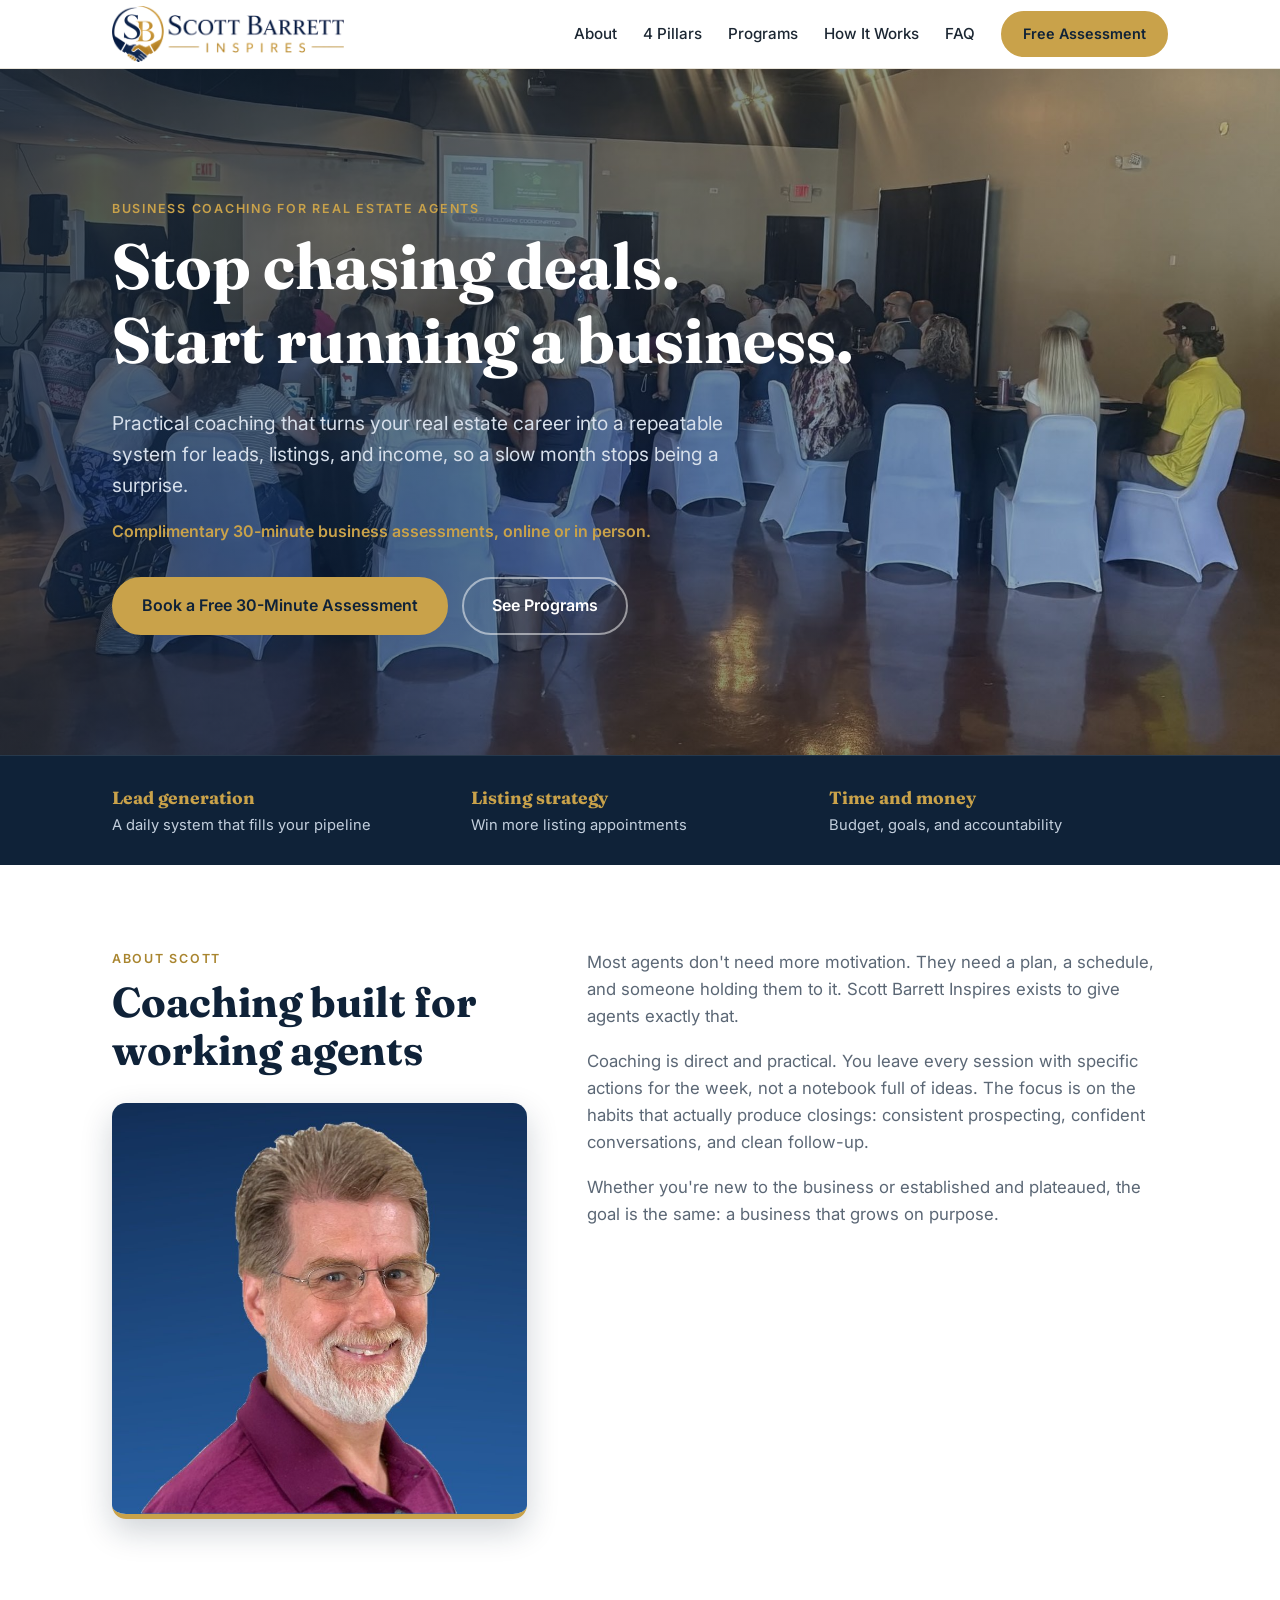
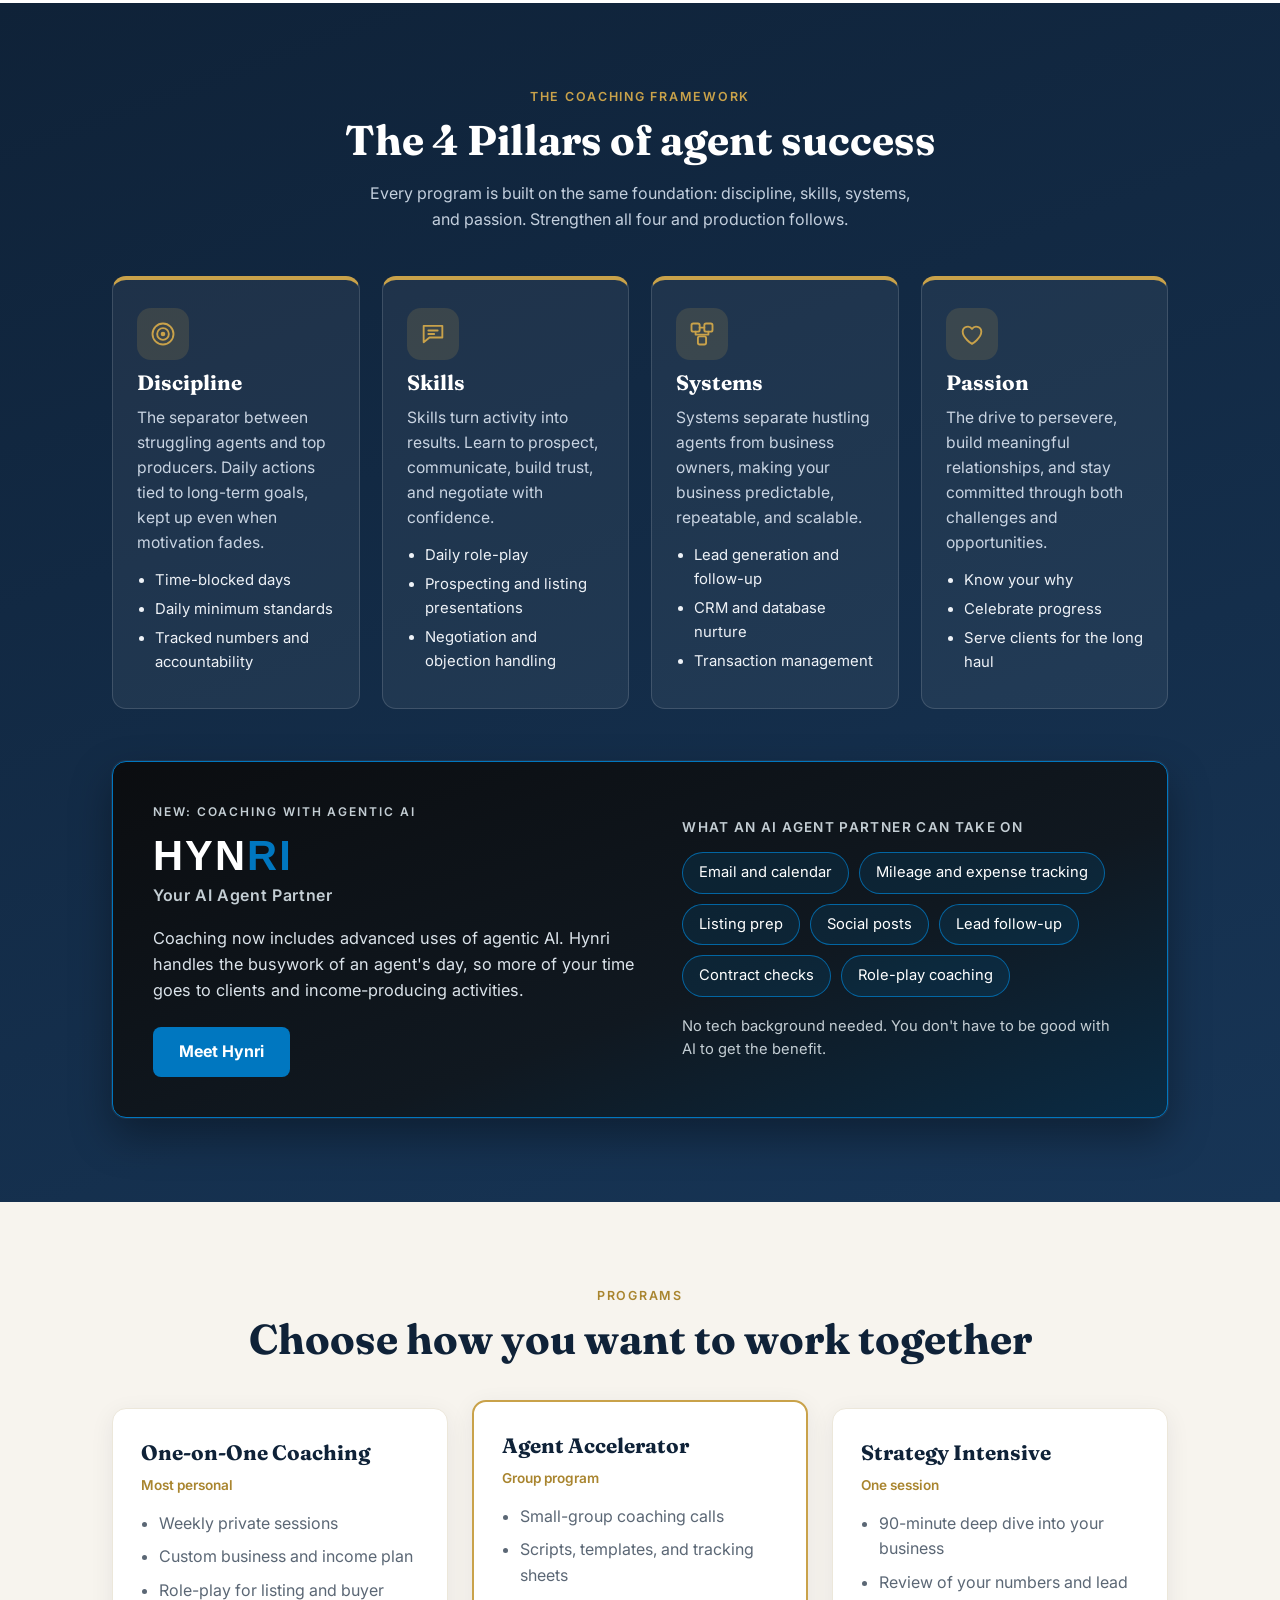
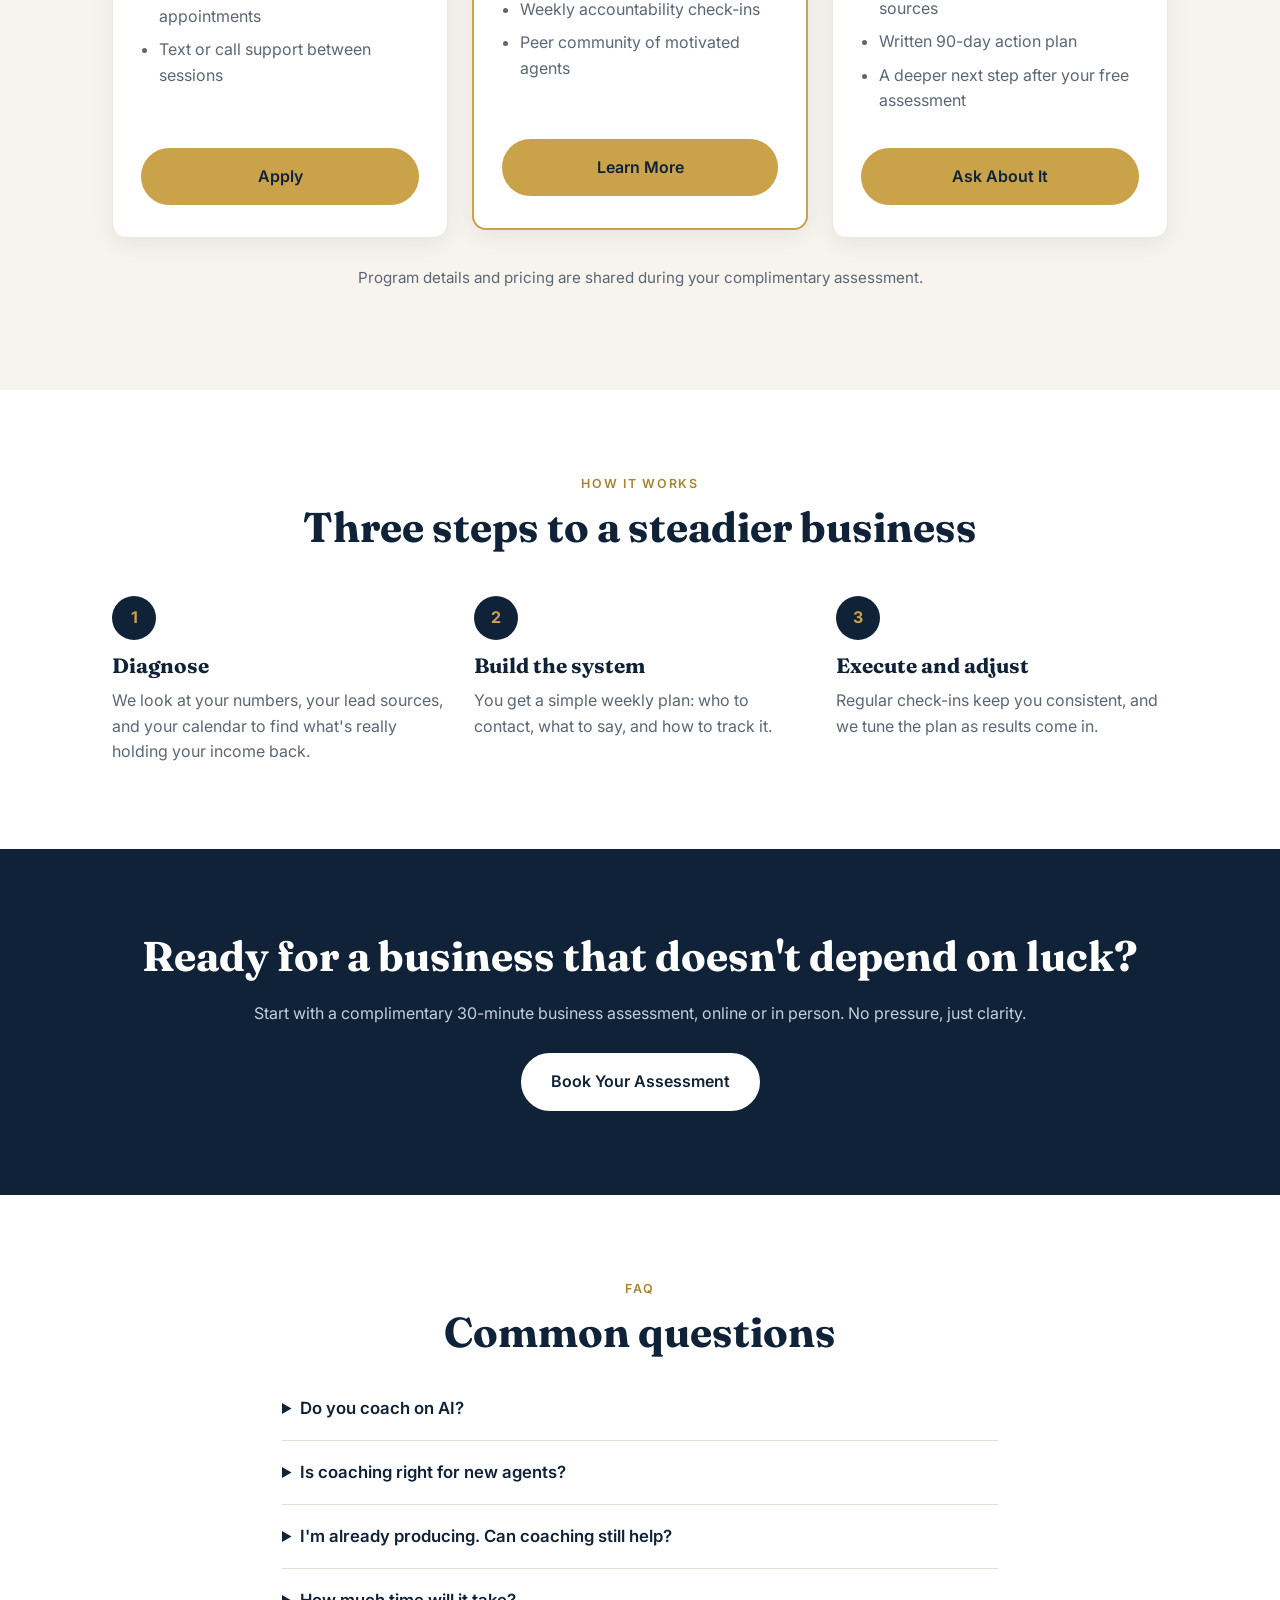
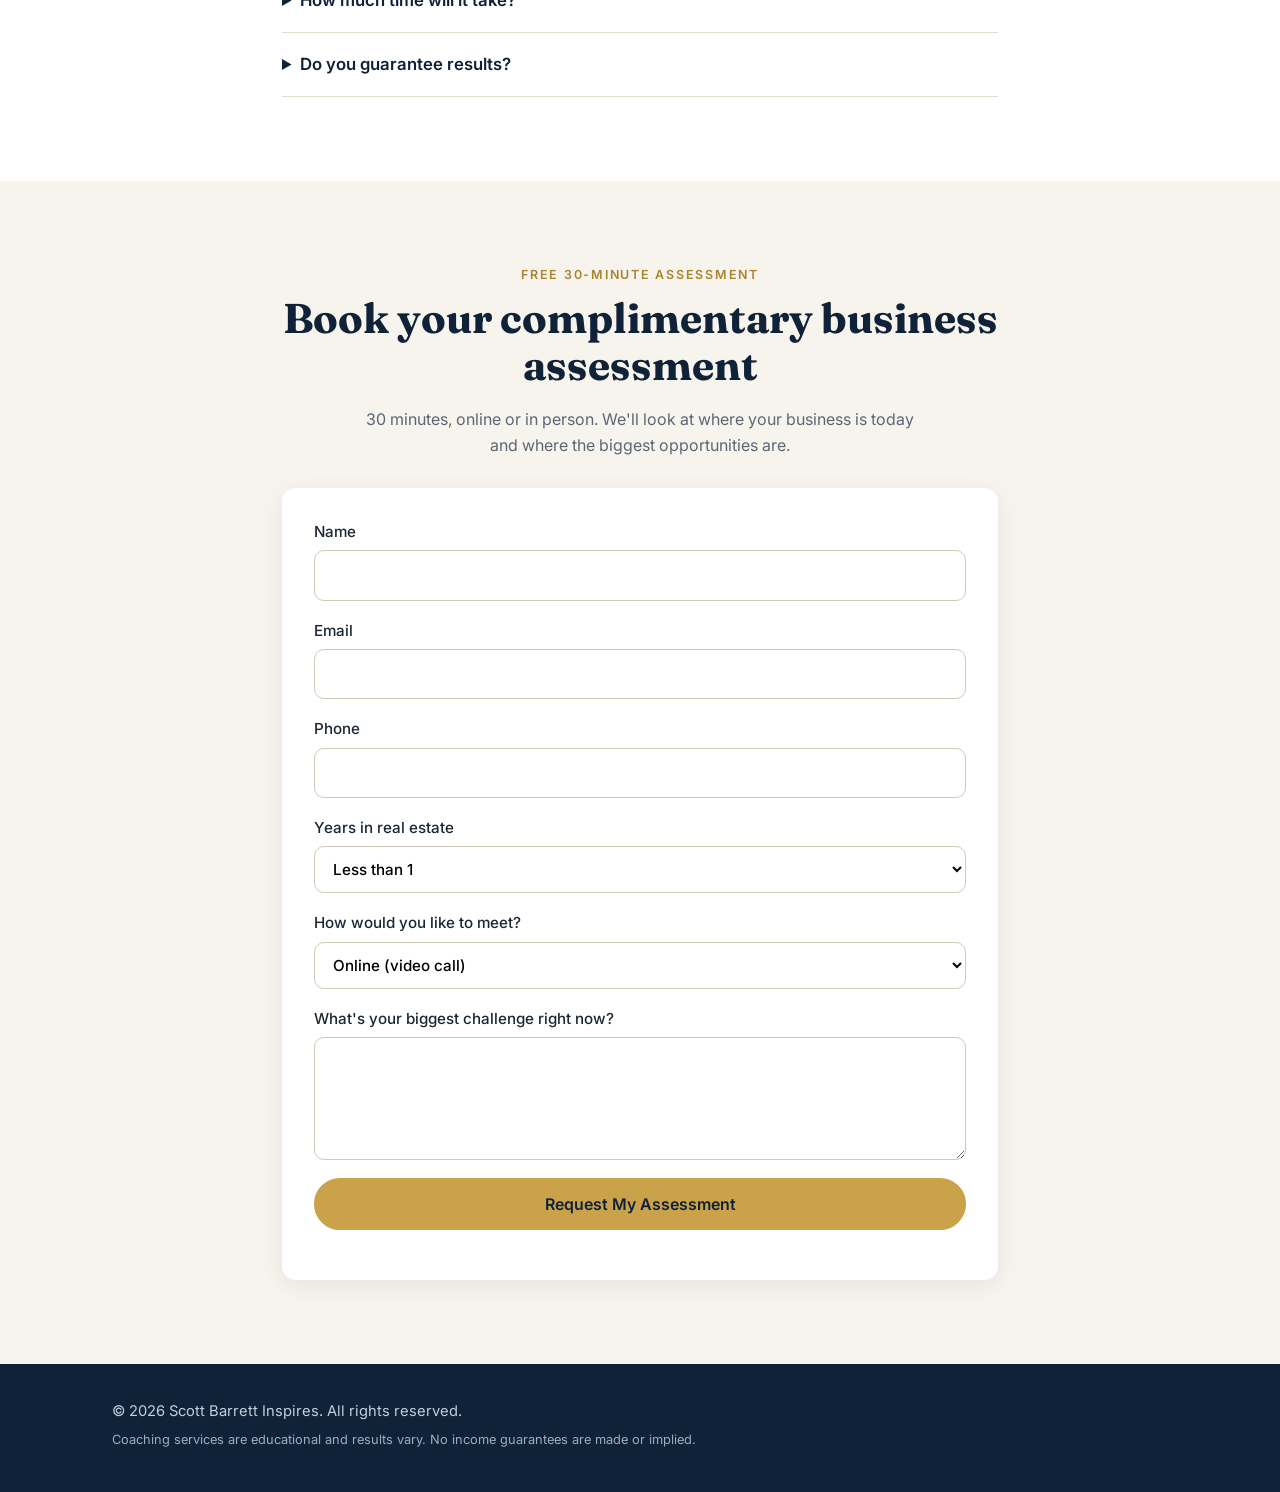
<file: index.html>
<!DOCTYPE html>
<html lang="en">
<head>
<meta charset="utf-8">
<meta name="viewport" content="width=device-width, initial-scale=1">
<title>Scott Barrett Inspires | Business Coaching for Real Estate Agents</title>
<meta name="description" content="One-on-one and group business coaching for real estate agents. Build a repeatable system for leads, listings, and income with Scott Barrett.">
<meta property="og:title" content="Scott Barrett Inspires | Real Estate Agent Coaching">
<meta property="og:description" content="Business coaching for real estate agents who want consistent leads, more listings, and a business that runs on a system.">
<meta property="og:type" content="website">
<meta property="og:image" content="https://scottbarrettinspires.com/images/hero.jpg">
<meta property="og:url" content="https://scottbarrettinspires.com">
<link rel="canonical" href="https://scottbarrettinspires.com">
<link rel="preconnect" href="https://fonts.googleapis.com">
<link rel="preconnect" href="https://fonts.gstatic.com" crossorigin>
<link href="https://fonts.googleapis.com/css2?family=Fraunces:opsz,wght@9..144,600;9..144,700&family=Inter:wght@400;500;600&display=swap" rel="stylesheet">
<link rel="icon" type="image/png" href="images/favicon.png">
<link rel="preload" as="image" href="images/hero.jpg?v=2">
<link rel="stylesheet" href="styles.css?v=5">
</head>
<body>

<header class="nav">
  <div class="wrap nav-inner">
    <a href="#top" class="brand"><img src="images/logo.png?v=2" alt="Scott Barrett Inspires" height="56"></a>
    <button class="menu-btn" aria-label="Toggle menu" aria-expanded="false">Menu</button>
    <nav id="menu">
      <a href="about.html">About</a>
      <a href="#pillars">4 Pillars</a>
      <a href="#programs">Programs</a>
      <a href="#process">How It Works</a>
      <a href="#faq">FAQ</a>
      <a href="#contact" class="btn btn-sm">Free Assessment</a>
    </nav>
  </div>
</header>

<main id="top">

<section class="hero">
  <div class="wrap hero-inner">
    <p class="eyebrow">Business coaching for real estate agents</p>
    <h1>Stop chasing deals.<br>Start running a business.</h1>
    <p class="lead">Practical coaching that turns your real estate career into a repeatable system for leads, listings, and income, so a slow month stops being a surprise.</p>
    <p class="offer">Complimentary 30-minute business assessments, online or in person.</p>
    <div class="cta-row">
      <a href="#contact" class="btn">Book a Free 30-Minute Assessment</a>
      <a href="#programs" class="btn btn-ghost">See Programs</a>
    </div>
  </div>
</section>

<section class="strip">
  <div class="wrap strip-inner">
    <div><strong>Lead generation</strong><span>A daily system that fills your pipeline</span></div>
    <div><strong>Listing strategy</strong><span>Win more listing appointments</span></div>
    <div><strong>Time and money</strong><span>Budget, goals, and accountability</span></div>
  </div>
</section>

<section id="about" class="section">
  <div class="wrap two-col">
    <div>
      <p class="eyebrow">About Scott</p>
      <h2>Coaching built for working agents</h2>
      <img class="portrait" src="images/scott.jpg" alt="Scott Barrett, real estate coach" width="450" height="446" loading="lazy">
    </div>
    <div class="prose">
      <p>Most agents don't need more motivation. They need a plan, a schedule, and someone holding them to it. Scott Barrett Inspires exists to give agents exactly that.</p>
      <p>Coaching is direct and practical. You leave every session with specific actions for the week, not a notebook full of ideas. The focus is on the habits that actually produce closings: consistent prospecting, confident conversations, and clean follow-up.</p>
      <p>Whether you're new to the business or established and plateaued, the goal is the same: a business that grows on purpose.</p>
    </div>
  </div>
</section>

<section id="pillars" class="section pillars">
  <div class="wrap">
    <p class="eyebrow center">The coaching framework</p>
    <h2 class="center">The 4 Pillars of agent success</h2>
    <p class="center sub">Every program is built on the same foundation: discipline, skills, systems, and passion. Strengthen all four and production follows.</p>
    <div class="pillar-grid">
      <article class="pillar">
        <span class="picon" aria-hidden="true"><svg width="28" height="28" viewBox="0 0 24 24" fill="none" stroke="currentColor" stroke-width="1.6" stroke-linecap="round" stroke-linejoin="round"><circle cx="12" cy="12" r="9"/><circle cx="12" cy="12" r="5"/><circle cx="12" cy="12" r="1.2" fill="currentColor"/></svg></span>
        <h3>Discipline</h3>
        <p>The separator between struggling agents and top producers. Daily actions tied to long-term goals, kept up even when motivation fades.</p>
        <ul><li>Time-blocked days</li><li>Daily minimum standards</li><li>Tracked numbers and accountability</li></ul>
      </article>
      <article class="pillar">
        <span class="picon" aria-hidden="true"><svg width="28" height="28" viewBox="0 0 24 24" fill="none" stroke="currentColor" stroke-width="1.6" stroke-linecap="round" stroke-linejoin="round"><path d="M4 5h16v10H9l-5 4z"/><path d="M8 9h8M8 12h5"/></svg></span>
        <h3>Skills</h3>
        <p>Skills turn activity into results. Learn to prospect, communicate, build trust, and negotiate with confidence.</p>
        <ul><li>Daily role-play</li><li>Prospecting and listing presentations</li><li>Negotiation and objection handling</li></ul>
      </article>
      <article class="pillar">
        <span class="picon" aria-hidden="true"><svg width="28" height="28" viewBox="0 0 24 24" fill="none" stroke="currentColor" stroke-width="1.6" stroke-linecap="round" stroke-linejoin="round"><rect x="3" y="3" width="7" height="7" rx="1.5"/><rect x="14" y="3" width="7" height="7" rx="1.5"/><rect x="8.5" y="14" width="7" height="7" rx="1.5"/><path d="M10 6.5h4M6.5 10v2.5h5.5M17.5 10v2.5H12"/></svg></span>
        <h3>Systems</h3>
        <p>Systems separate hustling agents from business owners, making your business predictable, repeatable, and scalable.</p>
        <ul><li>Lead generation and follow-up</li><li>CRM and database nurture</li><li>Transaction management</li></ul>
      </article>
      <article class="pillar">
        <span class="picon" aria-hidden="true"><svg width="28" height="28" viewBox="0 0 24 24" fill="none" stroke="currentColor" stroke-width="1.6" stroke-linecap="round" stroke-linejoin="round"><path d="M12 20.5s-8-4.9-8-10.6A4.4 4.4 0 0 1 12 7.6a4.4 4.4 0 0 1 8 2.3c0 5.7-8 10.6-8 10.6z"/></svg></span>
        <h3>Passion</h3>
        <p>The drive to persevere, build meaningful relationships, and stay committed through both challenges and opportunities.</p>
        <ul><li>Know your why</li><li>Celebrate progress</li><li>Serve clients for the long haul</li></ul>
      </article>
    </div>
    <div class="hynri-band">
      <div class="hb-left">
        <p class="hb-eyebrow">New: coaching with agentic AI</p>
        <a class="hb-logo" href="https://hynri.com" target="_blank" rel="noopener" aria-label="Hynri">HYN<span>RI</span></a>
        <p class="hb-tag">Your AI Agent Partner</p>
        <p class="hb-lead">Coaching now includes advanced uses of agentic AI. Hynri handles the busywork of an agent's day, so more of your time goes to clients and income-producing activities.</p>
        <a class="hb-btn" href="https://hynri.com" target="_blank" rel="noopener">Meet Hynri</a>
      </div>
      <div class="hb-right">
        <p class="hb-label">What an AI agent partner can take on</p>
        <ul class="hb-chips">
          <li>Email and calendar</li>
          <li>Mileage and expense tracking</li>
          <li>Listing prep</li>
          <li>Social posts</li>
          <li>Lead follow-up</li>
          <li>Contract checks</li>
          <li>Role-play coaching</li>
        </ul>
        <p class="hb-note">No tech background needed. You don't have to be good with AI to get the benefit.</p>
      </div>
    </div>
  </div>
</section>

<section id="programs" class="section alt">
  <div class="wrap">
    <p class="eyebrow center">Programs</p>
    <h2 class="center">Choose how you want to work together</h2>
    <div class="cards">
      <article class="card">
        <h3>One-on-One Coaching</h3>
        <p class="tag">Most personal</p>
        <ul>
          <li>Weekly private sessions</li>
          <li>Custom business and income plan</li>
          <li>Role-play for listing and buyer appointments</li>
          <li>Text or call support between sessions</li>
        </ul>
        <a href="#contact" class="btn btn-block">Apply</a>
      </article>
      <article class="card featured">
        <h3>Agent Accelerator</h3>
        <p class="tag">Group program</p>
        <ul>
          <li>Small-group coaching calls</li>
          <li>Scripts, templates, and tracking sheets</li>
          <li>Weekly accountability check-ins</li>
          <li>Peer community of motivated agents</li>
        </ul>
        <a href="#contact" class="btn btn-block">Learn More</a>
      </article>
      <article class="card">
        <h3>Strategy Intensive</h3>
        <p class="tag">One session</p>
        <ul>
          <li>90-minute deep dive into your business</li>
          <li>Review of your numbers and lead sources</li>
          <li>Written 90-day action plan</li>
          <li>A deeper next step after your free assessment</li>
        </ul>
        <a href="#contact" class="btn btn-block">Ask About It</a>
      </article>
    </div>
    <p class="note center">Program details and pricing are shared during your complimentary assessment.</p>
  </div>
</section>

<section id="process" class="section">
  <div class="wrap">
    <p class="eyebrow center">How it works</p>
    <h2 class="center">Three steps to a steadier business</h2>
    <ol class="steps">
      <li><span>1</span><h3>Diagnose</h3><p>We look at your numbers, your lead sources, and your calendar to find what's really holding your income back.</p></li>
      <li><span>2</span><h3>Build the system</h3><p>You get a simple weekly plan: who to contact, what to say, and how to track it.</p></li>
      <li><span>3</span><h3>Execute and adjust</h3><p>Regular check-ins keep you consistent, and we tune the plan as results come in.</p></li>
    </ol>
  </div>
</section>

<section class="section cta-band">
  <div class="wrap center">
    <h2>Ready for a business that doesn't depend on luck?</h2>
    <p>Start with a complimentary 30-minute business assessment, online or in person. No pressure, just clarity.</p>
    <a href="#contact" class="btn btn-light">Book Your Assessment</a>
  </div>
</section>

<section id="faq" class="section">
  <div class="wrap narrow">
    <p class="eyebrow center">FAQ</p>
    <h2 class="center">Common questions</h2>
    <details><summary>Do you coach on AI?</summary><p>Yes. Coaching is built on the four pillars of discipline, skills, systems, and passion, and it now includes advanced uses of agentic AI that help automate the repetitive parts of your systems.</p></details>
    <details><summary>Is coaching right for new agents?</summary><p>Yes. New agents benefit most from building good habits early. Coaching is tailored to where you are.</p></details>
    <details><summary>I'm already producing. Can coaching still help?</summary><p>Absolutely. Many agents plateau because their systems haven't kept up with their volume. Coaching helps you scale without burning out.</p></details>
    <details><summary>How much time will it take?</summary><p>Plan on one session per week plus the daily actions in your plan, which are designed to fit around showings and appointments.</p></details>
    <details><summary>Do you guarantee results?</summary><p>No coach can honestly guarantee income. What you get is a proven structure, accountability, and honest feedback. Results depend on the work you put in.</p></details>
  </div>
</section>

<section id="contact" class="section alt">
  <div class="wrap narrow">
    <p class="eyebrow center">Free 30-minute assessment</p>
    <h2 class="center">Book your complimentary business assessment</h2>
    <p class="center sub">30 minutes, online or in person. We'll look at where your business is today and where the biggest opportunities are.</p>
    <form id="contact-form" class="form" action="https://formspree.io/f/REPLACE_WITH_FORM_ID" method="POST">
      <label>Name<input type="text" name="name" required></label>
      <label>Email<input type="email" name="email" required></label>
      <label>Phone<input type="tel" name="phone"></label>
      <label>Years in real estate
        <select name="experience">
          <option>Less than 1</option><option>1 to 3</option><option>3 to 7</option><option>7+</option>
        </select>
      </label>
      <label>How would you like to meet?
        <select name="meeting_type">
          <option>Online (video call)</option><option>In person</option><option>No preference</option>
        </select>
      </label>
      <label>What's your biggest challenge right now?<textarea name="message" rows="4"></textarea></label>
      <button type="submit" class="btn btn-block">Request My Assessment</button>
      <p class="form-status" role="status"></p>
    </form>
  </div>
</section>

</main>

<footer class="footer">
  <div class="wrap footer-inner">
    <p>&copy; <span id="yr"></span> Scott Barrett Inspires. All rights reserved.</p>
    <p class="small">Coaching services are educational and results vary. No income guarantees are made or implied.</p>
  </div>
</footer>

<script src="script.js?v=3"></script>
</body>
</html>
</file>
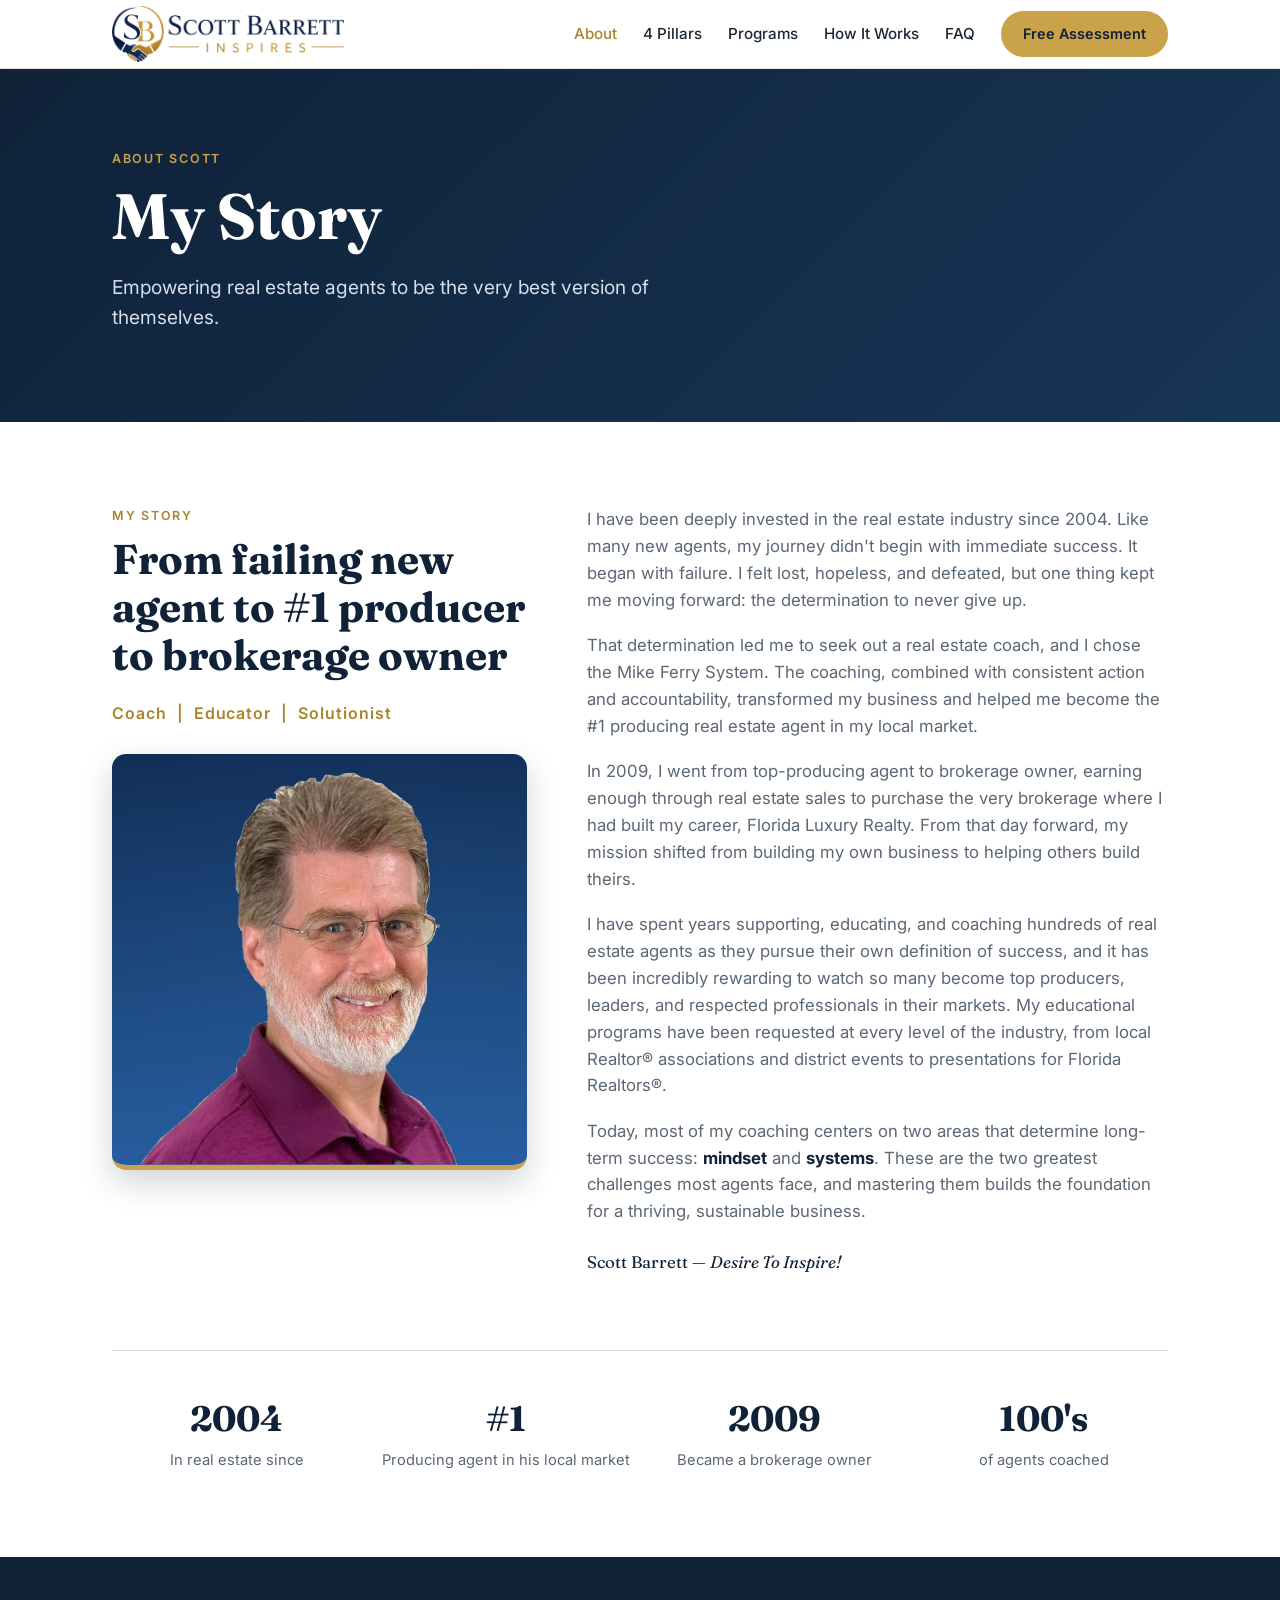
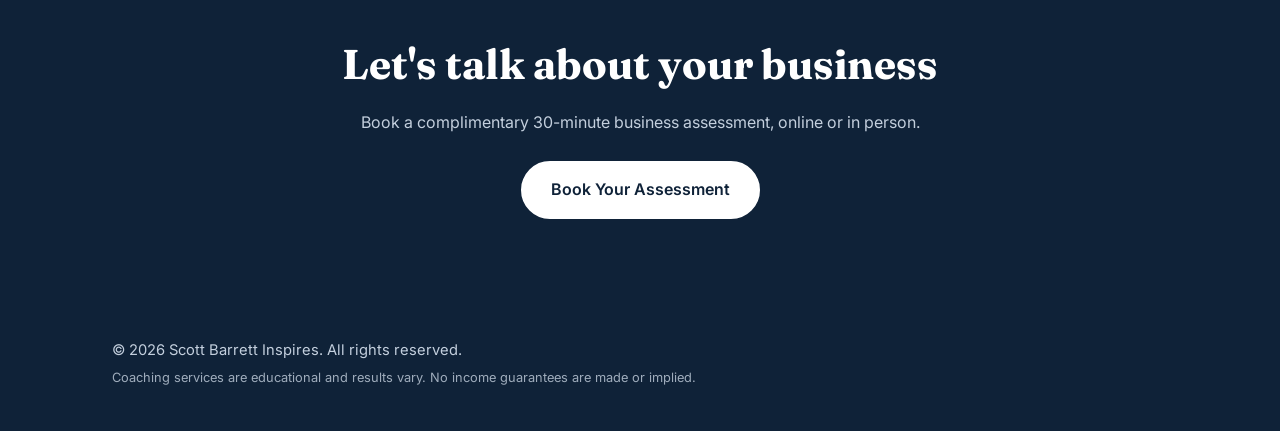
<file: about.html>
<!DOCTYPE html>
<html lang="en">
<head>
<meta charset="utf-8">
<meta name="viewport" content="width=device-width, initial-scale=1">
<title>My Story | Scott Barrett Inspires</title>
<meta name="description" content="Scott Barrett's story: from struggling new agent to #1 producer and brokerage owner, now coaching real estate agents on mindset and systems.">
<meta property="og:title" content="My Story | Scott Barrett Inspires">
<meta property="og:description" content="Business coaching for real estate agents who want consistent leads, more listings, and a business that runs on a system.">
<meta property="og:type" content="website">
<meta property="og:image" content="https://scottbarrettinspires.com/images/hero.jpg">
<meta property="og:url" content="https://scottbarrettinspires.com/about.html">
<link rel="canonical" href="https://scottbarrettinspires.com/about.html">
<link rel="preconnect" href="https://fonts.googleapis.com">
<link rel="preconnect" href="https://fonts.gstatic.com" crossorigin>
<link href="https://fonts.googleapis.com/css2?family=Fraunces:opsz,wght@9..144,600;9..144,700&family=Inter:wght@400;500;600&display=swap" rel="stylesheet">
<link rel="icon" type="image/png" href="images/favicon.png">
<link rel="preload" as="image" href="images/hero.jpg">
<link rel="stylesheet" href="styles.css?v=5">
</head>
<body>

<header class="nav">
  <div class="wrap nav-inner">
    <a href="index.html" class="brand"><img src="images/logo.png?v=2" alt="Scott Barrett Inspires" height="56"></a>
    <button class="menu-btn" aria-label="Toggle menu" aria-expanded="false">Menu</button>
    <nav id="menu">
      <a href="about.html" aria-current="page">About</a>
      <a href="index.html#pillars">4 Pillars</a>
      <a href="index.html#programs">Programs</a>
      <a href="index.html#process">How It Works</a>
      <a href="index.html#faq">FAQ</a>
      <a href="index.html#contact" class="btn btn-sm">Free Assessment</a>
    </nav>
  </div>
</header>

<main>
<section class="page-hero">
  <div class="wrap">
    <p class="eyebrow">About Scott</p>
    <h1>My Story</h1>
    <p class="lead">Empowering real estate agents to be the very best version of themselves.</p>
  </div>
</section>

<section class="section">
  <div class="wrap">
    <div class="two-col">
      <div>
        <p class="eyebrow">My story</p>
        <h2>From failing new agent to #1 producer to brokerage owner</h2>
        <p class="roles">Coach &nbsp;|&nbsp; Educator &nbsp;|&nbsp; Solutionist</p>
        <img class="portrait" src="images/scott.jpg" alt="Scott Barrett, real estate coach" width="450" height="446" loading="lazy">
      </div>
      <div class="prose">
        <p>I have been deeply invested in the real estate industry since 2004. Like many new agents, my journey didn't begin with immediate success. It began with failure. I felt lost, hopeless, and defeated, but one thing kept me moving forward: the determination to never give up.</p>
        <p>That determination led me to seek out a real estate coach, and I chose the Mike Ferry System. The coaching, combined with consistent action and accountability, transformed my business and helped me become the #1 producing real estate agent in my local market.</p>
        <p>In 2009, I went from top-producing agent to brokerage owner, earning enough through real estate sales to purchase the very brokerage where I had built my career, Florida Luxury Realty. From that day forward, my mission shifted from building my own business to helping others build theirs.</p>
        <p>I have spent years supporting, educating, and coaching hundreds of real estate agents as they pursue their own definition of success, and it has been incredibly rewarding to watch so many become top producers, leaders, and respected professionals in their markets. My educational programs have been requested at every level of the industry, from local Realtor&reg; associations and district events to presentations for Florida Realtors&reg;.</p>
        <p>Today, most of my coaching centers on two areas that determine long-term success: <strong>mindset</strong> and <strong>systems</strong>. These are the two greatest challenges most agents face, and mastering them builds the foundation for a thriving, sustainable business.</p>
        <p class="sign">Scott Barrett &mdash; <em>Desire To Inspire!</em></p>
      </div>
    </div>
    <div class="facts">
      <div><strong>2004</strong><span>In real estate since</span></div>
      <div><strong>#1</strong><span>Producing agent in his local market</span></div>
      <div><strong>2009</strong><span>Became a brokerage owner</span></div>
      <div><strong>100's</strong><span>of agents coached</span></div>
    </div>
  </div>
</section>

<section class="section cta-band">
  <div class="wrap center">
    <h2>Let's talk about your business</h2>
    <p>Book a complimentary 30-minute business assessment, online or in person.</p>
    <a href="index.html#contact" class="btn btn-light">Book Your Assessment</a>
  </div>
</section>
</main>

<footer class="footer">
  <div class="wrap footer-inner">
    <p>&copy; <span id="yr"></span> Scott Barrett Inspires. All rights reserved.</p>
    <p class="small">Coaching services are educational and results vary. No income guarantees are made or implied.</p>
  </div>
</footer>

<script src="script.js?v=3"></script>
</body>
</html>
</file>
<file: styles.css>
:root{
  --navy:#0f2238;
  --navy-2:#173556;
  --gold:#c9a24a;
  --gold-dark:#a9852f;
  --cream:#f7f4ee;
  --ink:#1c2733;
  --muted:#5b6775;
  --white:#fff;
  --radius:14px;
}
*{box-sizing:border-box}
html{scroll-behavior:smooth}
body{margin:0;font-family:Inter,system-ui,sans-serif;color:var(--ink);line-height:1.6;background:var(--white)}
h1,h2,h3{font-family:Fraunces,Georgia,serif;line-height:1.15;margin:0 0 .5em;color:var(--navy)}
h1{font-size:clamp(2.3rem,6vw,4rem)}
h2{font-size:clamp(1.8rem,4vw,2.6rem)}
h3{font-size:1.3rem}
a{color:inherit}
.wrap{max-width:1100px;margin:0 auto;padding:0 22px}
.narrow{max-width:760px}
.center{text-align:center}
.eyebrow{text-transform:uppercase;letter-spacing:.14em;font-size:.78rem;font-weight:600;color:var(--gold-dark);margin:0 0 .8em}
.section{padding:84px 0}
.alt{background:var(--cream)}

/* nav */
.nav{position:sticky;top:0;z-index:20;background:rgba(255,255,255,.96);backdrop-filter:blur(8px);border-bottom:1px solid #e8e4da}
.nav-inner{display:flex;align-items:center;justify-content:space-between;height:68px}
.brand{font-family:Fraunces,serif;font-weight:700;font-size:1.25rem;text-decoration:none;color:var(--navy)}
.brand{display:flex;align-items:center}
.brand img{height:56px;width:auto;display:block}
@media(max-width:820px){.brand img{height:42px}}
nav{display:flex;align-items:center;gap:26px}
nav a{text-decoration:none;font-weight:500;font-size:.95rem}
nav a:hover{color:var(--gold-dark)}
.menu-btn{display:none;background:none;border:1px solid #cfc9ba;border-radius:8px;padding:8px 14px;font:inherit;cursor:pointer}

/* buttons */
.btn{display:inline-block;background:var(--gold);color:var(--navy);font-weight:600;padding:14px 28px;border-radius:999px;text-decoration:none;border:2px solid var(--gold);cursor:pointer;font-size:1rem;font-family:inherit;transition:.2s}
.btn:hover{background:var(--gold-dark);border-color:var(--gold-dark);color:#fff}
.btn-sm{padding:9px 20px;font-size:.9rem}
.btn-ghost{background:transparent;color:#fff;border-color:rgba(255,255,255,.5)}
.btn-ghost:hover{background:#fff;color:var(--navy);border-color:#fff}
.btn-light{background:#fff;border-color:#fff}
.btn-block{display:block;text-align:center;width:100%}

/* hero */
.hero{background:linear-gradient(105deg,rgba(15,34,56,.78) 0%,rgba(15,34,56,.55) 45%,rgba(15,34,56,.25) 100%),url("images/hero.jpg?v=2") center/cover no-repeat;background-color:var(--navy);color:#fff;padding:130px 0 120px}
.hero h1{color:#fff}
.hero .eyebrow{color:var(--gold)}
.lead{font-size:1.2rem;max-width:620px;color:#d6dfeb}
.cta-row{display:flex;gap:14px;flex-wrap:wrap;margin-top:32px}

.strip{background:var(--navy);border-top:1px solid rgba(255,255,255,.1)}
.strip-inner{display:grid;grid-template-columns:repeat(3,1fr);gap:20px;padding-top:28px;padding-bottom:28px}
.strip strong{display:block;color:var(--gold);font-family:Fraunces,serif;font-size:1.1rem}
.strip span{color:#c3cfdd;font-size:.92rem}

.two-col{display:grid;grid-template-columns:1fr 1.4fr;gap:60px;align-items:start}
.prose p{margin:0 0 1.1em;color:var(--muted);font-size:1.05rem}

/* cards */
.cards{display:grid;grid-template-columns:repeat(3,1fr);gap:24px;margin-top:44px}
.card{background:#fff;border-radius:var(--radius);padding:32px 28px;box-shadow:0 6px 24px rgba(15,34,56,.07);display:flex;flex-direction:column;border:1px solid #ece7da}
.card.featured{border:2px solid var(--gold);transform:translateY(-8px)}
.card .tag{color:var(--gold-dark);font-weight:600;font-size:.85rem;margin:0 0 14px}
.card ul{padding-left:18px;margin:0 0 26px;color:var(--muted);flex:1}
.card li{margin-bottom:8px}
.note{color:var(--muted);margin-top:28px;font-size:.95rem}

/* steps */
.steps{list-style:none;padding:0;margin:44px 0 0;display:grid;grid-template-columns:repeat(3,1fr);gap:30px}
.steps li span{display:inline-grid;place-items:center;width:44px;height:44px;border-radius:50%;background:var(--navy);color:var(--gold);font-weight:700;margin-bottom:14px}
.steps p{color:var(--muted);margin:0}

.cta-band{background:var(--navy);color:#fff}
.cta-band h2{color:#fff}
.cta-band p{color:#c3cfdd;margin-bottom:26px}

/* faq */
details{border-bottom:1px solid #e3ded0;padding:18px 0}
summary{cursor:pointer;font-weight:600;font-size:1.05rem;color:var(--navy)}
details p{color:var(--muted);margin:12px 0 0}

/* form */
.form{display:grid;gap:18px;margin-top:30px;background:#fff;padding:32px;border-radius:var(--radius);box-shadow:0 6px 24px rgba(15,34,56,.07)}
label{display:grid;gap:6px;font-weight:500;font-size:.95rem}
input,select,textarea{font:inherit;padding:12px 14px;border:1px solid #cfc9ba;border-radius:10px;background:#fff}
input:focus,select:focus,textarea:focus{outline:2px solid var(--gold);border-color:var(--gold)}
.form-status{margin:0;text-align:center;font-weight:500}

.footer{background:var(--navy);color:#c3cfdd;padding:36px 0;font-size:.92rem}
.footer p{margin:0 0 6px}
.footer .small{font-size:.8rem;opacity:.8}

@media(max-width:820px){
  .menu-btn{display:block}
  nav{display:none;position:absolute;top:68px;left:0;right:0;background:#fff;flex-direction:column;padding:20px;gap:16px;border-bottom:1px solid #e8e4da}
  nav.open{display:flex}
  .two-col,.cards,.steps,.strip-inner{grid-template-columns:1fr}
  .card.featured{transform:none}
  .section{padding:60px 0}
  .hero{padding:90px 0 80px;background-position:70% center}
}

.sub{max-width:560px;margin:-4px auto 0;color:var(--muted)}
.offer{margin-top:14px;color:var(--gold);font-weight:600}

.roles{color:var(--gold-dark);font-weight:600;letter-spacing:.06em;margin:0}
.sign{font-family:Fraunces,serif;font-size:1.2rem;color:var(--navy)!important;margin-top:1.4em!important}
.prose strong{color:var(--navy)}
.facts{display:grid;grid-template-columns:repeat(4,1fr);gap:20px;margin-top:56px;padding-top:40px;border-top:1px solid #e3ded0;text-align:center}
.facts strong{display:block;font-family:Fraunces,serif;font-size:2.2rem;color:var(--navy)}
.facts span{color:var(--muted);font-size:.92rem}
@media(max-width:820px){.facts{grid-template-columns:repeat(2,1fr)}}

.page-hero{background:linear-gradient(135deg,var(--navy),var(--navy-2));color:#fff;padding:80px 0 70px}
.page-hero h1{color:#fff;margin-bottom:.3em}
.page-hero .eyebrow{color:var(--gold)}
nav a[aria-current="page"]{color:var(--gold-dark)}

.pillar-grid{display:grid;grid-template-columns:repeat(4,1fr);gap:22px;margin-top:44px}
.pillar{background:#fff;border:1px solid #ece7da;border-top:4px solid var(--gold);border-radius:var(--radius);padding:28px 24px;box-shadow:0 6px 24px rgba(15,34,56,.06)}
.pillar .pnum{font-family:Fraunces,serif;color:var(--gold-dark);font-weight:700;font-size:.95rem}
.pillar h3{margin:.2em 0 .5em}
.pillar p{color:var(--muted);margin:0 0 14px;font-size:.98rem}
.pillar ul{margin:0;padding-left:18px;color:var(--ink);font-size:.93rem}
.pillar li{margin-bottom:5px}
.pillars{background:linear-gradient(160deg,var(--navy),var(--navy-2));color:#fff}
.ai-band{display:grid;grid-template-columns:1fr 1.5fr;gap:36px;align-items:center;margin-top:48px;background:var(--navy);color:#fff;border-radius:var(--radius);padding:36px 40px}
.ai-band h3{color:#fff;margin:0}
.ai-band .eyebrow{color:var(--gold)}
.ai-band p{margin:0;color:#d6dfeb}
.ai-band>p{font-size:1.02rem}
@media(max-width:980px){.pillar-grid{grid-template-columns:repeat(2,1fr)}}
@media(max-width:820px){.pillar-grid{grid-template-columns:1fr}.ai-band{grid-template-columns:1fr;padding:28px 24px}}
.pillars h2{color:#fff}
.pillars .eyebrow{color:var(--gold)}
.pillars .sub{color:#c3cfdd}
.pillars .pillar{background:rgba(255,255,255,.06);border:1px solid rgba(255,255,255,.14);border-top:4px solid var(--gold);box-shadow:none}
.pillars .pillar .pnum{color:var(--gold)}
.pillars .pillar h3{color:#fff}
.pillars .pillar p{color:#c9d4e2}
.pillars .pillar ul{color:#eef2f7}
.pillars .ai-band{background:rgba(201,162,74,.12);border:1px solid var(--gold)}
.pillars .ai-band>p{color:#e3eaf3}

.picon{display:inline-grid;place-items:center;width:52px;height:52px;border-radius:14px;background:rgba(201,162,74,.16);color:var(--gold);margin-bottom:6px}
.picon svg{width:28px;height:28px}

.portrait{display:block;width:100%;max-width:420px;height:auto;border-radius:var(--radius);margin-top:28px;box-shadow:0 12px 32px rgba(15,34,56,.2);border-bottom:5px solid var(--gold)}
@media(max-width:820px){.portrait{max-width:340px}}

.pillars .ai-band{display:none}
.hynri-band{display:grid;grid-template-columns:1.1fr 1fr;gap:40px;align-items:center;margin-top:52px;padding:40px;border-radius:var(--radius);background:linear-gradient(160deg,#0b0d10 0%,#101820 60%,#0a2b44 100%);border:1px solid #0077C0;box-shadow:0 0 0 1px rgba(196,206,212,.08),0 18px 40px rgba(0,0,0,.35);text-align:left}
.hb-eyebrow{color:#C4CED4;text-transform:uppercase;letter-spacing:.16em;font-size:.75rem;font-weight:600;margin:0 0 14px}
.hb-logo{display:inline-block;font-family:-apple-system,BlinkMacSystemFont,"Segoe UI",Roboto,Helvetica,Arial,sans-serif;font-size:2.6rem;font-weight:800;letter-spacing:.05em;color:#fff;text-decoration:none;line-height:1}
.hb-logo span{color:#0077C0}
.hb-tag{color:#C4CED4;font-weight:600;margin:6px 0 16px;letter-spacing:.04em}
.hb-lead{color:#dbe3ea;margin:0 0 24px;font-size:1.02rem}
.hb-btn{display:inline-block;background:#0077C0;color:#fff;font-weight:700;padding:12px 26px;border-radius:8px;text-decoration:none}
.hb-btn:hover{background:#005a94}
.hb-label{color:#C4CED4;font-size:.85rem;font-weight:600;text-transform:uppercase;letter-spacing:.1em;margin:0 0 14px}
.hb-chips{list-style:none;margin:0;padding:0;display:flex;flex-wrap:wrap;gap:10px}
.hb-chips li{border:1px solid rgba(0,119,192,.8);background:rgba(0,119,192,.14);color:#fff;border-radius:999px;padding:8px 16px;font-size:.92rem}
.hb-note{color:#C4CED4;font-size:.92rem;margin:18px 0 0}
@media(max-width:820px){.hynri-band{grid-template-columns:1fr;padding:28px 22px}}
</file>
